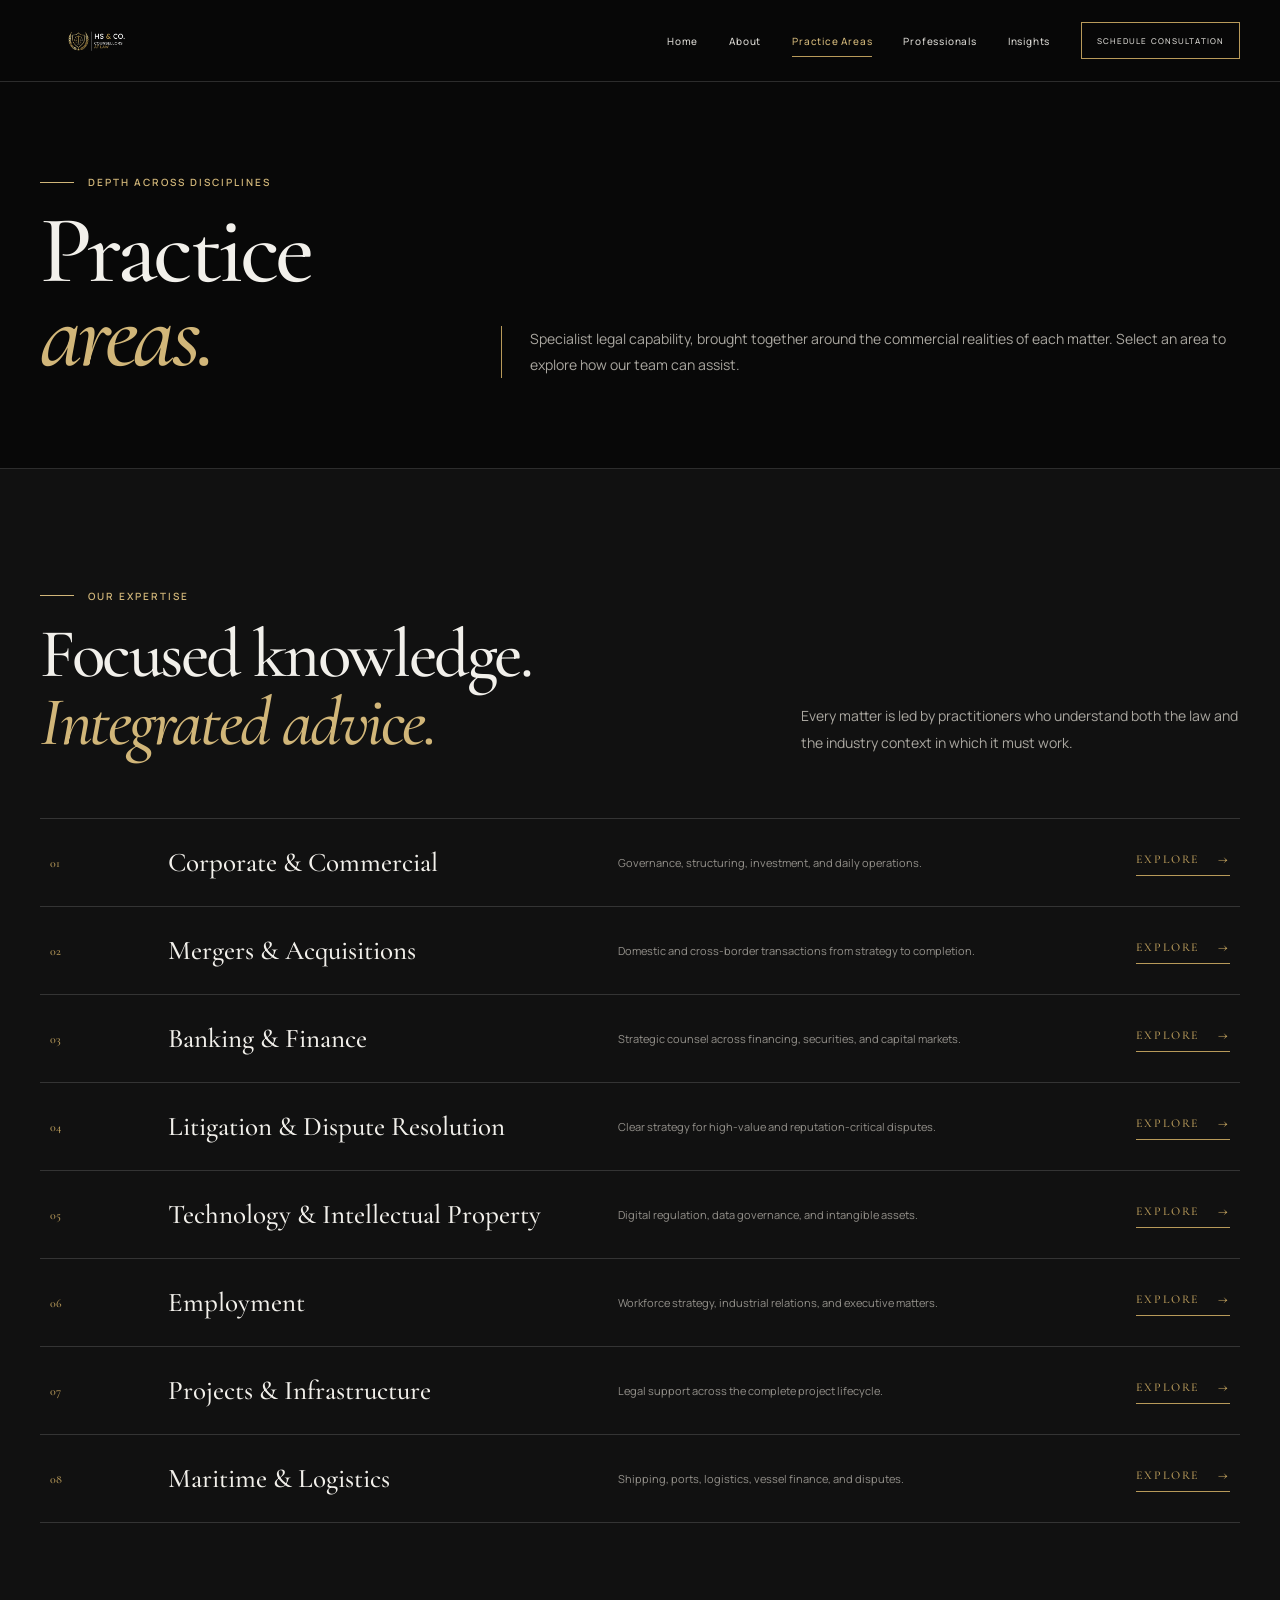
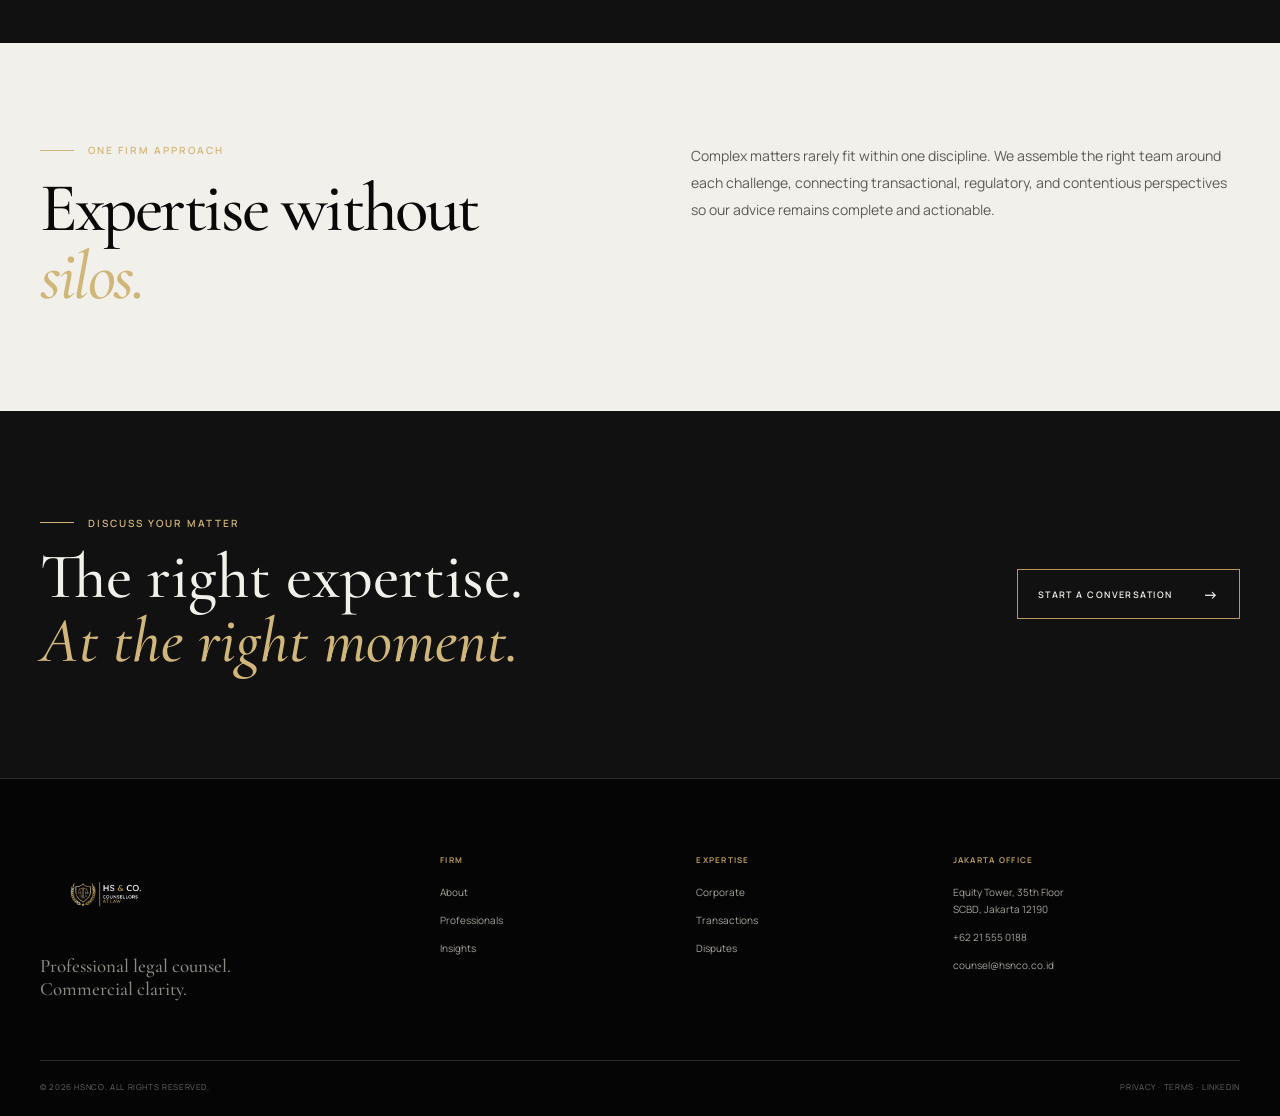
<file: practice-areas.html>
<!doctype html><html lang="en"><head><meta charset="UTF-8"><meta name="viewport" content="width=device-width,initial-scale=1"><meta name="description" content="Explore HSNCO's integrated legal practice areas."><meta name="theme-color" content="#080808"><title>Practice Areas — HSNCO</title><link rel="stylesheet" href="design-system.css"></head><body><a class="skip-link" href="#main">Skip to content</a>
<header class="site-header"><nav class="navbar container"><a href="index.html"><img class="site-logo" src="logo hsnco a tulisan putih.png" alt="HSNCO"></a><div class="nav-links"><a href="index.html">Home</a><a href="about.html">About</a><a class="active" href="practice-areas.html">Practice Areas</a><a href="professionals.html">Professionals</a><a href="index.html#insights">Insights</a><a class="nav-cta" href="index.html#consultation">Schedule Consultation</a></div><button class="menu-toggle" aria-label="Open navigation" aria-expanded="false"><span></span><span></span></button></nav></header><div class="mobile-menu" aria-hidden="true"><a href="index.html">Home</a><a href="about.html">About</a><a href="practice-areas.html">Practice Areas</a><a href="professionals.html">Professionals</a><a href="index.html#insights">Insights</a><a href="index.html#consultation">Contact</a></div>
<main id="main"><section class="inner-hero"><div class="container inner-hero__grid"><div><div class="eyebrow">Depth across disciplines</div><h1>Practice<br><em class="gold">areas.</em></h1></div><p>Specialist legal capability, brought together around the commercial realities of each matter. Select an area to explore how our team can assist.</p></div></section>
<section class="practice-directory"><div class="container"><div class="section-head reveal"><div><div class="eyebrow">Our expertise</div><h2 class="section-title">Focused knowledge.<br><em class="gold">Integrated advice.</em></h2></div><p class="body-copy">Every matter is led by practitioners who understand both the law and the industry context in which it must work.</p></div><div class="expertise-list reveal">
<a class="expertise-row" href="#" data-open-practice data-number="01" data-title="Corporate & Commercial" data-description="End-to-end counsel for governance, structuring, investments, joint ventures, and daily commercial operations." data-services="Corporate governance|Commercial agreements|Foreign investment|Joint ventures" data-image="https://images.unsplash.com/photo-1454165804606-c3d57bc86b40?auto=format&fit=crop&w=1000&q=85"><span>01</span><h3>Corporate & Commercial</h3><p>Governance, structuring, investment, and daily operations.</p><span class="text-link">Explore</span></a>
<a class="expertise-row" href="#" data-open-practice data-number="02" data-title="Mergers & Acquisitions" data-description="Strategic advice across complex domestic and cross-border transactions, from initial structuring through completion." data-services="Due diligence|Transaction structuring|Acquisitions & disposals|Post-merger integration" data-image="https://images.unsplash.com/photo-1556761175-b413da4baf72?auto=format&fit=crop&w=1000&q=85"><span>02</span><h3>Mergers & Acquisitions</h3><p>Domestic and cross-border transactions from strategy to completion.</p><span class="text-link">Explore</span></a>
<a class="expertise-row" href="#" data-open-practice data-number="03" data-title="Banking & Finance" data-description="Commercially focused advice for lenders, borrowers, sponsors, and investors across financing transactions." data-services="Acquisition finance|Project finance|Syndicated lending|Capital markets" data-image="https://images.unsplash.com/photo-1554224155-8d04cb21cd6c?auto=format&fit=crop&w=1000&q=85"><span>03</span><h3>Banking & Finance</h3><p>Strategic counsel across financing, securities, and capital markets.</p><span class="text-link">Explore</span></a>
<a class="expertise-row" href="#" data-open-practice data-number="04" data-title="Litigation & Dispute Resolution" data-description="Decisive representation in complex commercial litigation, arbitration, mediation, and regulatory proceedings." data-services="Commercial litigation|International arbitration|Mediation|Investigations" data-image="https://images.unsplash.com/photo-1589578527966-fdac0f44566c?auto=format&fit=crop&w=1000&q=85"><span>04</span><h3>Litigation & Dispute Resolution</h3><p>Clear strategy for high-value and reputation-critical disputes.</p><span class="text-link">Explore</span></a>
<a class="expertise-row" href="#" data-open-practice data-number="05" data-title="Technology & Intellectual Property" data-description="Protection, governance, enforcement, and commercialisation of technology and critical intangible assets." data-services="Data privacy|Digital regulation|IP protection|Technology transactions" data-image="https://images.unsplash.com/photo-1518770660439-4636190af475?auto=format&fit=crop&w=1000&q=85"><span>05</span><h3>Technology & Intellectual Property</h3><p>Digital regulation, data governance, and intangible assets.</p><span class="text-link">Explore</span></a>
<a class="expertise-row" href="#" data-open-practice data-number="06" data-title="Employment" data-description="Practical advice through workforce transformation, executive appointments, investigations, and employment disputes." data-services="Employment agreements|Workforce restructuring|Industrial relations|Executive remuneration" data-image="https://images.unsplash.com/photo-1521737711867-e3b97375f902?auto=format&fit=crop&w=1000&q=85"><span>06</span><h3>Employment</h3><p>Workforce strategy, industrial relations, and executive matters.</p><span class="text-link">Explore</span></a>
<a class="expertise-row" href="#" data-open-practice data-number="07" data-title="Projects & Infrastructure" data-description="Integrated advice across development, procurement, financing, construction, and operation of major projects." data-services="Project development|Construction contracts|Public-private partnerships|Infrastructure finance" data-image="https://images.unsplash.com/photo-1504307651254-35680f356dfd?auto=format&fit=crop&w=1000&q=85"><span>07</span><h3>Projects & Infrastructure</h3><p>Legal support across the complete project lifecycle.</p><span class="text-link">Explore</span></a>
<a class="expertise-row" href="#" data-open-practice data-number="08" data-title="Maritime & Logistics" data-description="Sector-specific counsel for shipping, ports, logistics, vessel transactions, and maritime disputes." data-services="Shipping transactions|Vessel finance|Ports & logistics|Maritime disputes" data-image="https://images.unsplash.com/photo-1494412519320-aa613dfb7738?auto=format&fit=crop&w=1000&q=85"><span>08</span><h3>Maritime & Logistics</h3><p>Shipping, ports, logistics, vessel finance, and disputes.</p><span class="text-link">Explore</span></a>
</div></div></section><section class="practice-note"><div class="container practice-note__grid reveal"><div><div class="eyebrow">One firm approach</div><h2 class="section-title">Expertise without<br><em class="gold">silos.</em></h2></div><p class="body-copy">Complex matters rarely fit within one discipline. We assemble the right team around each challenge, connecting transactional, regulatory, and contentious perspectives so our advice remains complete and actionable.</p></div></section><section class="consultation"><div class="container consultation__inner reveal"><div><div class="eyebrow">Discuss your matter</div><h2>The right expertise.<br><em class="gold">At the right moment.</em></h2></div><a class="button" href="index.html#consultation">Start a conversation</a></div></section></main>
<div class="detail-modal" id="practiceModal" role="dialog" aria-modal="true" aria-label="Practice area details"><article class="detail-panel"><button class="detail-close" aria-label="Close">×</button><div class="detail-visual"></div><div class="detail-content"><div class="eyebrow"><span data-modal-number></span> / Practice area</div><h2 data-modal-title></h2><p data-modal-description></p><div class="profile-section"><h3>How we can assist</h3><ul data-modal-services></ul></div><a class="button" href="index.html#consultation" style="margin-top:28px;color:#080808">Speak with our team</a></div></article></div>
<footer class="site-footer"><div class="container"><div class="footer-top"><div class="footer-brand"><img class="footer-logo" src="logo hsnco a tulisan putih.png" alt="HSNCO"><div class="footer-tagline">Professional legal counsel.<br>Commercial clarity.</div></div><div class="footer-column"><h3>Firm</h3><a href="about.html">About</a><a href="professionals.html">Professionals</a><a href="index.html#insights">Insights</a></div><div class="footer-column"><h3>Expertise</h3><a href="practice-areas.html">Corporate</a><a href="practice-areas.html">Transactions</a><a href="practice-areas.html">Disputes</a></div><div class="footer-column"><h3>Jakarta office</h3><p>Equity Tower, 35th Floor<br>SCBD, Jakarta 12190</p><a href="tel:+62215550188">+62 21 555 0188</a><a href="mailto:counsel@hsnco.co.id">counsel@hsnco.co.id</a></div></div><div class="footer-bottom"><span>© 2026 HSNCO. All rights reserved.</span><span>Privacy · Terms · LinkedIn</span></div></div></footer><script src="site.js"></script></body></html>
</file>
<file: design-system.css>
@import url('https://fonts.googleapis.com/css2?family=Cormorant+Garamond:ital,wght@0,500;0,600;1,500&family=Manrope:wght@400;500;600&display=swap');

:root{--black:#080808;--charcoal:#111;--charcoal-2:#181818;--gold:#b89a5a;--gold-light:#d1b679;--ivory:#f2f0eb;--white:#fff;--muted:#aaa7a0;--line:rgba(255,255,255,.15);--line-dark:rgba(8,8,8,.18);--container:1240px;--ease:cubic-bezier(.22,1,.36,1)}
*,*:before,*:after{box-sizing:border-box}html{scroll-behavior:smooth}body{margin:0;background:var(--black);color:var(--ivory);font-family:Manrope,Arial,sans-serif;overflow-x:hidden}body.menu-open,body.modal-open{overflow:hidden}a{color:inherit;text-decoration:none}button,input,select,textarea{font:inherit}button{color:inherit}img{display:block;max-width:100%}.container{width:min(var(--container),calc(100% - 80px));margin-inline:auto}.skip-link{position:fixed;z-index:1000;left:20px;top:-80px;background:var(--gold);color:var(--black);padding:12px 18px}.skip-link:focus{top:20px}.eyebrow{display:flex;align-items:center;gap:14px;color:var(--gold-light);font-size:10px;font-weight:600;letter-spacing:.2em;text-transform:uppercase}.eyebrow:before{content:"";width:34px;height:1px;background:currentColor}.display,.section-title{font-family:"Cormorant Garamond",Georgia,serif;font-weight:500;letter-spacing:-.035em}.display{font-size:clamp(62px,8vw,118px);line-height:.87}.section-title{font-size:clamp(44px,5.4vw,76px);line-height:.98}.gold{color:var(--gold-light);font-style:italic}.body-copy{color:var(--muted);font-size:14px;line-height:1.9}.rule{border-top:1px solid var(--line)}.button{display:inline-flex;align-items:center;justify-content:center;gap:30px;min-height:50px;padding:0 20px;border:1px solid var(--gold);background:transparent;color:var(--ivory);font-size:9px;font-weight:600;letter-spacing:.16em;text-transform:uppercase;cursor:pointer;transition:.35s var(--ease)}.button:after{content:"→";font-size:15px;transition:.35s var(--ease)}.button:hover,.button:focus-visible{background:var(--gold);color:var(--black)}.button:hover:after{transform:translateX(5px)}.text-link{display:inline-flex;align-items:center;gap:18px;padding-bottom:7px;border-bottom:1px solid var(--gold);font-size:9px;font-weight:600;letter-spacing:.15em;text-transform:uppercase}.text-link:after{content:"→";font-size:15px;transition:.3s}.text-link:hover:after{transform:translateX(5px)}.reveal{opacity:0;transform:translateY(24px);transition:opacity .8s var(--ease),transform .8s var(--ease)}.reveal.is-visible{opacity:1;transform:none}

.site-header{position:fixed;z-index:100;inset:0 0 auto;height:82px;background:rgba(8,8,8,.92);border-bottom:1px solid var(--line);backdrop-filter:blur(14px);transition:height .35s}.site-header.compact{height:68px}.navbar{height:100%;display:flex;align-items:center;justify-content:space-between}.site-logo{width:112px;height:64px;object-fit:contain}.nav-links{display:flex;align-items:center;gap:31px}.nav-links>a{position:relative;color:#d7d5d0;font-size:10px;font-weight:500;letter-spacing:.08em}.nav-links>a:not(.nav-cta):after{content:"";position:absolute;left:0;right:100%;bottom:-9px;height:1px;background:var(--gold);transition:.3s}.nav-links>a:hover:after,.nav-links>a.active:after{right:0}.nav-links>a.active{color:var(--gold-light)}.nav-cta{border:1px solid var(--gold);padding:12px 15px;text-transform:uppercase;font-size:8px!important;letter-spacing:.13em!important;transition:.3s}.nav-cta:hover{background:var(--gold);color:var(--black)}.menu-toggle{display:none;width:44px;height:44px;border:0;background:none;cursor:pointer}.menu-toggle span{display:block;width:24px;height:1px;background:white;margin:6px auto;transition:.3s}.mobile-menu{position:fixed;z-index:90;inset:0;background:var(--black);padding:115px 28px 40px;opacity:0;visibility:hidden;transition:.35s}.mobile-menu.open{opacity:1;visibility:visible}.mobile-menu a{display:flex;justify-content:space-between;padding:16px 0;border-bottom:1px solid var(--line);font:500 32px "Cormorant Garamond"}.mobile-menu a:after{content:"↗";color:var(--gold);font:14px Manrope}

.hero-home{min-height:100svh;padding-top:82px;display:grid;grid-template-columns:56% 44%;background:var(--black)}.hero-home__copy{padding:95px max(40px,calc((100vw - var(--container))/2)) 70px;display:flex;flex-direction:column;justify-content:flex-end}.hero-home h1{margin:26px 0 38px}.hero-home__intro{display:grid;grid-template-columns:1fr auto;gap:50px;align-items:end;padding-top:28px;border-top:1px solid var(--line)}.hero-home__intro p{max-width:470px;margin:0}.hero-home__visual{position:relative;overflow:hidden}.hero-home__visual img{width:100%;height:100%;object-fit:cover;filter:grayscale(1) contrast(1.06);transition:transform 1.3s var(--ease)}.hero-home:hover img{transform:scale(1.018)}.hero-home__visual:after{content:"";position:absolute;inset:0;background:linear-gradient(90deg,rgba(8,8,8,.35),transparent 40%),linear-gradient(0deg,rgba(8,8,8,.55),transparent 45%)}.editorial-index{position:absolute;z-index:2;right:28px;bottom:26px;font-size:9px;letter-spacing:.18em;text-transform:uppercase;color:#ddd}.editorial-index b{color:var(--gold);font-weight:500}

.intro-statement{padding:150px 0;background:var(--ivory);color:var(--black)}.intro-layout{display:grid;grid-template-columns:.65fr 1.7fr;gap:10vw}.intro-statement .eyebrow{color:#806a3c}.intro-statement h2{margin:0 0 50px}.intro-columns{display:grid;grid-template-columns:1.3fr .7fr;gap:65px;padding-top:30px;border-top:1px solid var(--line-dark)}.intro-columns p{margin:0;color:#55524d;font-size:14px;line-height:1.9}.fact{font:500 23px "Cormorant Garamond"}.fact small{display:block;margin-top:10px;color:#77736c;font:600 8px Manrope;letter-spacing:.15em;text-transform:uppercase}

.expertise-preview{padding:130px 0;background:var(--charcoal)}.section-head{display:grid;grid-template-columns:1.2fr .8fr;gap:8vw;align-items:end;margin-bottom:62px}.section-head h2{margin:18px 0 0}.section-head p{margin:0}.expertise-list{border-top:1px solid var(--line)}.expertise-row{display:grid;grid-template-columns:80px 1.05fr 1fr 34px;gap:28px;align-items:center;padding:27px 10px;border-bottom:1px solid var(--line);transition:.35s var(--ease)}.expertise-row>span{color:var(--gold);font:500 12px "Cormorant Garamond"}.expertise-row h3{margin:0;font:500 27px "Cormorant Garamond"}.expertise-row p{margin:0;color:#94918b;font-size:11px;line-height:1.6}.expertise-row b{color:var(--gold);font-weight:400;font-size:18px}.expertise-row:hover{padding-left:22px;background:#151515}.expertise-row:hover h3{color:var(--gold-light)}

.people-preview{padding:145px 0;background:var(--ivory);color:var(--black)}.people-feature{display:grid;grid-template-columns:1fr 1fr;gap:8vw;align-items:center}.people-feature__image{position:relative;height:700px;overflow:hidden}.people-feature__image img{width:100%;height:100%;object-fit:cover;filter:grayscale(1);transition:.8s var(--ease)}.people-feature:hover img{transform:scale(1.02)}.people-feature__copy .eyebrow{color:#806a3c}.people-feature__copy h2{margin:20px 0 28px}.person-role{color:#8a7242;font-size:9px;font-weight:600;letter-spacing:.16em;text-transform:uppercase}.person-focus{margin:27px 0 38px;padding:18px 0;border-block:1px solid var(--line-dark);color:#65615b;font-size:11px;letter-spacing:.05em}

.principles{padding:120px 0;background:var(--black)}.principle-grid{display:grid;grid-template-columns:repeat(4,1fr);margin-top:55px;border-top:1px solid var(--line)}.principle{min-height:270px;padding:28px 30px 20px 0;border-right:1px solid var(--line)}.principle:not(:first-child){padding-left:30px}.principle:last-child{border-right:0}.principle>span{color:var(--gold);font:500 13px "Cormorant Garamond"}.principle h3{margin:75px 0 13px;font:500 25px "Cormorant Garamond"}.principle p{color:#8f8c87;font-size:11px;line-height:1.75}

.insights{padding:140px 0;background:#e6e3dd;color:var(--black)}.insights .eyebrow{color:#806a3c}.insight-layout{display:grid;grid-template-columns:1.25fr .75fr;gap:65px;margin-top:60px}.lead-story__image{height:430px;overflow:hidden}.lead-story img{width:100%;height:100%;object-fit:cover;filter:grayscale(.85);transition:.7s}.lead-story:hover img{transform:scale(1.025)}.article-meta{margin:22px 0 12px;color:#806a3c;font-size:8px;font-weight:600;letter-spacing:.14em;text-transform:uppercase}.lead-story h3{margin:0 0 23px;font:500 31px/1.2 "Cormorant Garamond"}.story-list{border-top:1px solid var(--line-dark)}.story{padding:24px 0;border-bottom:1px solid var(--line-dark)}.story h3{margin:9px 0 16px;font:500 23px/1.25 "Cormorant Garamond"}

.consultation{padding:105px 0;background:var(--charcoal)}.consultation__inner{display:flex;align-items:center;justify-content:space-between;gap:60px}.consultation h2{margin:15px 0 0;font:500 clamp(42px,5vw,68px)/1 "Cormorant Garamond"}
.consultation--form{padding:125px 0}.consultation-form-grid{display:grid;grid-template-columns:.9fr 1.1fr;gap:9vw;align-items:start}.contact-details{display:grid;grid-template-columns:1fr 1fr;gap:25px;margin-top:45px;padding-top:25px;border-top:1px solid var(--line)}.contact-details small,.form-field label{display:block;margin-bottom:8px;color:var(--gold);font-size:8px;font-weight:600;letter-spacing:.15em;text-transform:uppercase}.contact-details p{margin:0;color:#9b9892;font-size:11px;line-height:1.7}.inquiry-form{display:grid;grid-template-columns:1fr 1fr;gap:22px}.form-field{margin-bottom:8px}.form-field.full{grid-column:1/-1}.form-field input,.form-field select,.form-field textarea{width:100%;padding:10px 0;border:0;border-bottom:1px solid #6c6964;border-radius:0;background:transparent;color:var(--ivory);outline:0;font-size:12px}.form-field textarea{height:85px;resize:vertical}.form-field input:focus,.form-field select:focus,.form-field textarea:focus{border-color:var(--gold)}.form-field select option{background:var(--charcoal)}.inquiry-form .button{grid-column:1/-1;justify-self:start;margin-top:12px}

.inner-hero{padding:175px 0 90px;background:var(--black);border-bottom:1px solid var(--line)}.inner-hero__grid{display:grid;grid-template-columns:.75fr 1.6fr;gap:9vw;align-items:end}.inner-hero h1{margin:20px 0 0;font:500 clamp(58px,7.5vw,104px)/.88 "Cormorant Garamond";letter-spacing:-.04em}.inner-hero p{margin:0;padding-left:28px;border-left:1px solid var(--gold);color:#aaa7a0;font-size:14px;line-height:1.85}

.about-overview{padding:140px 0;background:var(--ivory);color:var(--black)}.about-grid{display:grid;grid-template-columns:.75fr 1.7fr;gap:9vw}.about-overview .eyebrow,.journey .eyebrow,.leadership .eyebrow{color:#806a3c}.about-overview h2{margin:20px 0 0}.editorial-copy{columns:2;column-gap:50px;padding-top:28px;border-top:1px solid var(--line-dark);color:#55524d;font-size:14px;line-height:1.9}.editorial-copy p{margin:0 0 22px}.philosophy{padding:120px 0;background:var(--charcoal)}.philosophy-quote{display:grid;grid-template-columns:.45fr 1.55fr;gap:8vw}.quote-mark{color:var(--gold);font:500 120px/1 "Cormorant Garamond"}.philosophy blockquote{margin:0;font:500 clamp(38px,5vw,70px)/1.15 "Cormorant Garamond"}.philosophy cite{display:block;margin-top:28px;color:#8e8b85;font:normal 600 8px Manrope;letter-spacing:.16em;text-transform:uppercase}.journey{padding:135px 0;background:#e6e3dd;color:var(--black)}.timeline{margin-top:60px;border-top:1px solid var(--line-dark)}.timeline-item{display:grid;grid-template-columns:180px 1fr 1fr;gap:40px;padding:28px 10px;border-bottom:1px solid var(--line-dark)}.timeline-item strong{color:#806a3c;font:500 35px "Cormorant Garamond"}.timeline-item h3{margin:0;font:500 25px "Cormorant Garamond"}.timeline-item p{margin:0;color:#65615b;font-size:11px;line-height:1.7}.mission{padding:130px 0;background:var(--black)}.mission-grid{display:grid;grid-template-columns:1fr 1fr;gap:1px;background:var(--line)}.mission-item{background:var(--black);padding:55px}.mission-item h3{margin:18px 0 25px;font:500 42px "Cormorant Garamond"}.mission-item p{margin:0}.achievements{padding:110px 0;background:var(--charcoal)}.stats{display:grid;grid-template-columns:repeat(4,1fr);border-block:1px solid var(--line)}.stat{padding:35px 25px;border-right:1px solid var(--line)}.stat:last-child{border:0}.stat strong{display:block;color:var(--gold-light);font:500 62px "Cormorant Garamond"}.stat span{color:#8e8b85;font-size:8px;font-weight:600;letter-spacing:.14em;text-transform:uppercase}.leadership{padding:140px 0;background:var(--ivory);color:var(--black)}.leadership-grid{display:grid;grid-template-columns:.9fr 1.1fr;gap:8vw;align-items:center}.leadership-image{height:590px}.leadership-image img{width:100%;height:100%;object-fit:cover;filter:grayscale(1)}.leadership h2{margin:20px 0 25px}.leadership p{color:#5d5953}

.practice-directory{padding:120px 0;background:var(--charcoal)}.practice-directory .expertise-row{grid-template-columns:90px 1fr 1.1fr 120px}.practice-directory .text-link{justify-self:end}.practice-note{padding:100px 0;background:var(--ivory);color:var(--black)}.practice-note__grid{display:grid;grid-template-columns:1fr 1fr;gap:8vw}.practice-note h2{margin:18px 0 0}.practice-note p{margin:0;color:#5e5a54}.detail-modal{position:fixed;z-index:300;inset:0;background:rgba(0,0,0,.88);display:grid;place-items:center;padding:30px;opacity:0;visibility:hidden;transition:.35s}.detail-modal.open{opacity:1;visibility:visible}.detail-panel{width:min(930px,100%);max-height:90vh;overflow:auto;background:var(--ivory);color:var(--black);display:grid;grid-template-columns:.7fr 1.3fr;position:relative}.detail-visual{min-height:590px;background-size:cover;background-position:center;filter:grayscale(1)}.detail-content{padding:55px}.detail-content h2{margin:15px 0 20px;font:500 46px/1 "Cormorant Garamond"}.detail-content p,.detail-content li{color:#5d5953;font-size:12px;line-height:1.8}.detail-close{position:absolute;right:16px;top:16px;width:38px;height:38px;border:1px solid #999;background:var(--ivory);border-radius:50%;cursor:pointer}

.professionals-directory{padding:125px 0;background:var(--ivory);color:var(--black)}.directory-tools{display:flex;justify-content:space-between;align-items:end;gap:40px;margin-bottom:60px}.directory-tools h2{margin:17px 0 0}.search{width:270px;border:0;border-bottom:1px solid #888;background:transparent;padding:11px 0;outline:0}.filters{display:flex;gap:8px;margin-top:18px}.filters button{border:1px solid #aaa;background:transparent;padding:9px 13px;font-size:8px;letter-spacing:.1em;text-transform:uppercase;cursor:pointer}.filters button.active{background:var(--black);color:white;border-color:var(--black)}.people-grid{display:grid;grid-template-columns:repeat(2,1fr);gap:85px 50px}.person-card{cursor:pointer}.person-card.featured{grid-column:1/-1;display:grid;grid-template-columns:1.15fr .85fr;gap:7vw;align-items:center}.person-photo{height:620px;overflow:hidden;background:#ccc}.person-card:not(.featured) .person-photo{height:650px}.person-photo img{width:100%;height:100%;object-fit:cover;filter:grayscale(1);transition:.8s var(--ease)}.person-card:hover img{transform:scale(1.018);filter:grayscale(.75)}.person-info{padding-top:22px;border-top:1px solid var(--line-dark);margin-top:18px}.featured .person-info{margin:0;border-top:0;padding:0}.person-info small{color:#806a3c;font-size:8px;font-weight:600;letter-spacing:.14em;text-transform:uppercase}.person-info h3{margin:9px 0;font:500 33px "Cormorant Garamond"}.featured .person-info h3{font-size:58px}.person-info p{color:#65615b;font-size:10px;letter-spacing:.04em}.person-summary{margin:28px 0!important;font-size:13px!important;line-height:1.85;letter-spacing:0!important}.person-card.hidden{display:none}.empty-state{display:none;padding:60px 0;text-align:center;color:#777}.profile-panel{grid-template-columns:1fr 1fr}.profile-photo{min-height:650px}.profile-meta{color:#806a3c;font-size:9px;text-transform:uppercase;letter-spacing:.13em}.profile-tags{display:flex;flex-wrap:wrap;gap:7px;margin:25px 0}.profile-tags span{border:1px solid #bbb;padding:8px 10px;font-size:8px;text-transform:uppercase}.profile-section{padding-top:22px;margin-top:22px;border-top:1px solid var(--line-dark)}.profile-section h3{font:500 23px "Cormorant Garamond"}

.site-footer{padding:75px 0 24px;background:#050505;border-top:1px solid var(--line)}.footer-top{display:grid;grid-template-columns:1.2fr .7fr .7fr 1fr;gap:55px}.footer-logo{width:130px;height:80px;object-fit:contain}.footer-tagline{margin-top:20px;color:#8d8a84;font:500 19px "Cormorant Garamond"}.footer-column h3{margin:0 0 19px;color:var(--gold);font-size:8px;letter-spacing:.16em;text-transform:uppercase}.footer-column a,.footer-column p{display:block;margin:0 0 11px;color:#a7a49e;font-size:10px;line-height:1.7}.footer-column a:hover{color:white}.footer-bottom{display:flex;justify-content:space-between;margin-top:60px;padding-top:20px;border-top:1px solid var(--line);color:#696762;font-size:8px;letter-spacing:.08em;text-transform:uppercase}

@media(max-width:960px){.container{width:calc(100% - 48px)}.nav-links{display:none}.menu-toggle{display:block}.hero-home{grid-template-columns:1fr}.hero-home__copy{min-height:660px;padding:130px 24px 65px}.hero-home__visual{height:600px}.intro-layout,.about-grid{grid-template-columns:1fr}.principle-grid{grid-template-columns:1fr 1fr}.principle:nth-child(2){border-right:0}.principle{border-bottom:1px solid var(--line)}.people-feature{gap:5vw}.timeline-item{grid-template-columns:130px 1fr 1fr}.footer-top{grid-template-columns:1fr 1fr}.person-card.featured{grid-template-columns:1fr 1fr}.practice-directory .expertise-row{grid-template-columns:60px 1fr 1fr 100px}}
@media(max-width:680px){.container{width:calc(100% - 36px)}.site-header{height:70px}.site-logo{width:100px;height:58px}.display{font-size:57px}.section-title{font-size:44px}.hero-home{padding-top:70px}.hero-home__copy{min-height:620px;padding:100px 18px 55px}.hero-home__intro{grid-template-columns:1fr}.hero-home__visual{height:440px}.intro-statement,.expertise-preview,.people-preview,.principles,.insights,.about-overview,.journey,.mission,.leadership,.practice-directory,.professionals-directory{padding:85px 0}.intro-columns{grid-template-columns:1fr}.section-head,.inner-hero__grid,.people-feature,.insight-layout,.philosophy-quote,.practice-note__grid,.leadership-grid{grid-template-columns:1fr}.inner-hero{padding:125px 0 65px}.inner-hero h1{font-size:58px}.inner-hero p{margin-top:30px}.expertise-row,.practice-directory .expertise-row{grid-template-columns:43px 1fr 25px;gap:13px}.expertise-row p,.practice-directory .text-link{display:none}.expertise-row h3{font-size:22px}.people-feature__image{height:530px}.people-feature__copy{padding-top:30px}.principle-grid,.stats,.mission-grid{grid-template-columns:1fr}.principle,.principle:not(:first-child),.stat{padding:25px 0;border-right:0}.principle h3{margin-top:35px}.lead-story__image{height:300px}.consultation__inner,.directory-tools{display:block}.consultation .button{margin-top:30px}.editorial-copy{columns:1}.quote-mark{font-size:72px}.timeline-item{grid-template-columns:75px 1fr}.timeline-item p{grid-column:2}.mission-item{padding:35px 0}.leadership-image{height:500px}.detail-panel,.profile-panel{display:block}.detail-visual,.profile-photo{min-height:380px}.detail-content{padding:38px 25px}.people-grid{grid-template-columns:1fr;gap:60px}.person-card.featured{display:block}.person-card:not(.featured) .person-photo,.person-photo{height:520px}.featured .person-info{padding-top:22px;margin-top:18px;border-top:1px solid var(--line-dark)}.featured .person-info h3{font-size:40px}.search{width:100%;margin-top:30px}.footer-top{grid-template-columns:1fr 1fr}.footer-brand{grid-column:1/-1}.footer-bottom{display:block;line-height:1.8}}
@media(max-width:680px){.consultation-form-grid,.inquiry-form,.contact-details{grid-template-columns:1fr}.form-field.full,.inquiry-form .button{grid-column:auto}}
@media(prefers-reduced-motion:reduce){html{scroll-behavior:auto}*,*:before,*:after{animation-duration:.01ms!important;transition-duration:.01ms!important}.reveal{opacity:1;transform:none}}
.relationships{padding:120px 0;background:var(--black)}.relationship-head{display:grid;grid-template-columns:1fr 1fr;gap:8vw;align-items:end}.relationship-head h2{margin:18px 0 0}.relationship-head p{margin:0}.logo-line{display:grid;grid-template-columns:repeat(5,1fr);margin-top:55px;border-block:1px solid var(--line)}.wordmark{min-height:125px;display:grid;place-items:center;text-align:center;border-right:1px solid var(--line);color:#bebbb5;font-size:13px;font-weight:600;letter-spacing:.14em}.wordmark:last-child{border:0}.wordmark small{display:block;margin-top:6px;color:#6f6c67;font-size:6px}.rating-strip{display:grid;grid-template-columns:.6fr 1.4fr;gap:60px;margin-top:65px;padding-top:45px;border-top:1px solid var(--line)}.rating-main strong{font:500 76px/1 "Cormorant Garamond";color:var(--gold-light)}.stars{margin:10px 0;color:var(--gold);letter-spacing:.16em}.rating-main p{color:#7e7b75;font-size:9px}.rating-metrics{display:grid;grid-template-columns:1fr 1fr;gap:24px 45px}.rating-metric{padding-bottom:13px;border-bottom:1px solid var(--line)}.rating-metric span{display:flex;justify-content:space-between;color:#aaa7a0;font-size:8px;text-transform:uppercase;letter-spacing:.1em}.rating-bar{height:1px;margin-top:12px;background:#333}.rating-bar i{display:block;width:var(--rating);height:100%;background:var(--gold)}
@media(max-width:680px){.relationships{padding:80px 0}.relationship-head,.rating-strip{grid-template-columns:1fr}.logo-line{grid-template-columns:1fr 1fr}.wordmark:nth-child(even){border-right:0}.rating-metrics{grid-template-columns:1fr}}
@media(max-width:680px){body{width:100%;overflow-x:hidden}.container{width:100%;max-width:100vw;padding-inline:18px}.hero-home{grid-template-columns:minmax(0,1fr)}.hero-home__copy,.hero-home__intro,.hero-home__visual,.inner-hero__grid>*{min-width:0}.hero-home .display{font-size:51px;overflow-wrap:break-word}.hero-home__intro .button{width:100%}.navbar{min-width:0}.menu-toggle{display:block!important;position:absolute;right:18px;top:13px;z-index:2}.menu-toggle:before,.menu-toggle:after{content:"";position:absolute;left:10px;width:24px;height:1px;background:#fff}.menu-toggle:before{top:17px}.menu-toggle:after{top:25px}.menu-toggle span{display:none}.mobile-menu{overflow-y:auto}}
</file>
